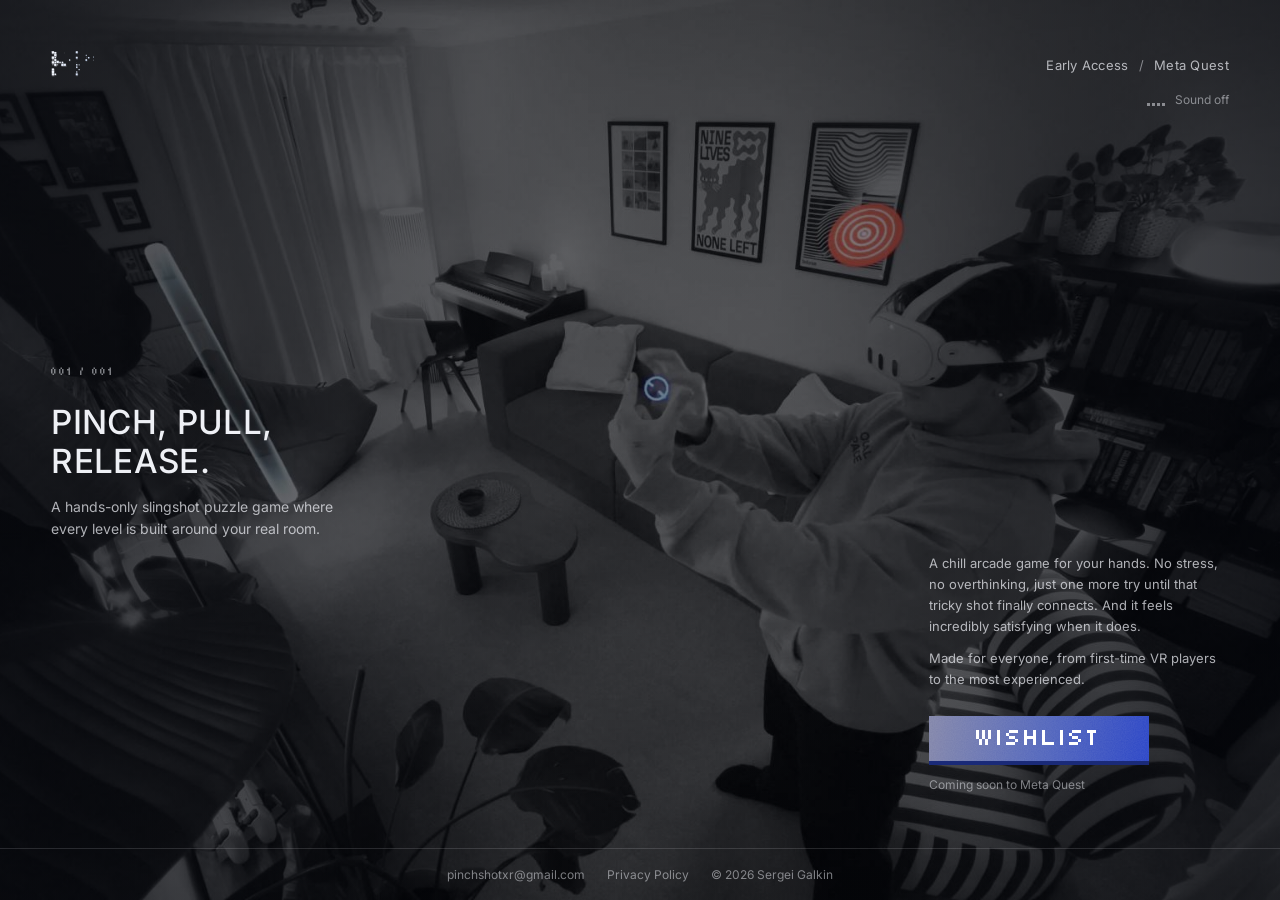
<file: index.html>
<!doctype html>
<html lang="en">
<head>
  <meta charset="utf-8">
  <meta name="viewport" content="width=device-width, initial-scale=1">
  <meta http-equiv="Content-Security-Policy" content="default-src 'self'; script-src 'self' 'sha256-qOhFsq0QMV2REqNwk5hGH5bZE9SkX6gt6yeyKdYPv+U='; style-src 'self'; font-src 'self'; img-src 'self' data:; media-src 'self'; connect-src 'self'; object-src 'none'; base-uri 'none'; form-action 'none'">
  <meta name="referrer" content="strict-origin-when-cross-origin">
  <script>document.documentElement.classList.add("js")</script>
  <title>Pinchshot</title>
  <meta name="description" content="Pinch, pull, release. A hands-only slingshot puzzle game for Meta Quest where every level is built around your real room.">
  <link rel="icon" href="icon.png">
  <link rel="stylesheet" href="style.css?v=7">
  <link rel="preload" href="fonts/tiny5-latin.woff2" as="font" type="font/woff2" crossorigin>
  <meta property="og:title" content="Pinchshot">
  <meta property="og:description" content="Pinch, pull, release. A hands-only slingshot puzzle game for Meta Quest where every level is built around your real room.">
  <meta property="og:image" content="https://sergeyglkn.github.io/pinchshotxr/poster.jpg">
  <script src="logo.js?v=7" defer></script>
  <script src="video.js?v=7" defer></script>
  <script src="sound.js?v=7" defer></script>
  <script src="contact.js?v=7" defer></script>
</head>
<body>
  <div class="bg" aria-hidden="true">
    <video muted loop playsinline preload="none" disablepictureinpicture></video>
    <div class="cover"></div>
  </div>

  <div class="home">
    <header class="h-top">
      <a class="h-logo" href="./" aria-label="Pinchshot home">
        <canvas class="voxel-logo" aria-hidden="true"></canvas>
        <span class="logo-fallback">PINCHSHOT</span>
      </a>
      <div class="h-right">
        <span class="h-label">Early Access <i>/</i> Meta Quest</span>
        <button class="sound" type="button" aria-pressed="false" hidden>
          <span class="bars" aria-hidden="true"><i></i><i></i><i></i><i></i></span>
          <span class="sound-label">Sound off</span>
        </button>
      </div>
    </header>

    <main class="h-grid">
      <h1 class="sr-only">Pinchshot</h1>

      <section class="h-lead">
        <span class="h-index">001 / 001</span>
        <h2 class="h-title">Pinch, pull,<br>release.</h2>
        <p class="h-sub">A hands-only slingshot puzzle game where every level is built around your real room.</p>
      </section>

      <section class="h-side">
        <p>A chill arcade game for your hands. No stress, no overthinking, just one more try until that tricky shot finally connects. And it feels incredibly satisfying when it does.</p>
        <p>Made for everyone, from first-time VR players to the most experienced.</p>
        <a class="play" href="https://www.meta.com/experiences/pinchshot-early-access/1373530925846354/">Wishlist</a>
        <span class="play-note">Coming soon to Meta Quest</span>
      </section>
    </main>

    <footer class="foot">
      <a href="mailto:pinchshotxr@gmail.com?subject=Pinchshot%20support">pinchshotxr@gmail.com</a>
      <a href="privacy.html">Privacy Policy</a>
      <span>© 2026 Sergei Galkin</span>
    </footer>
  </div>
</body>
</html>
</file>
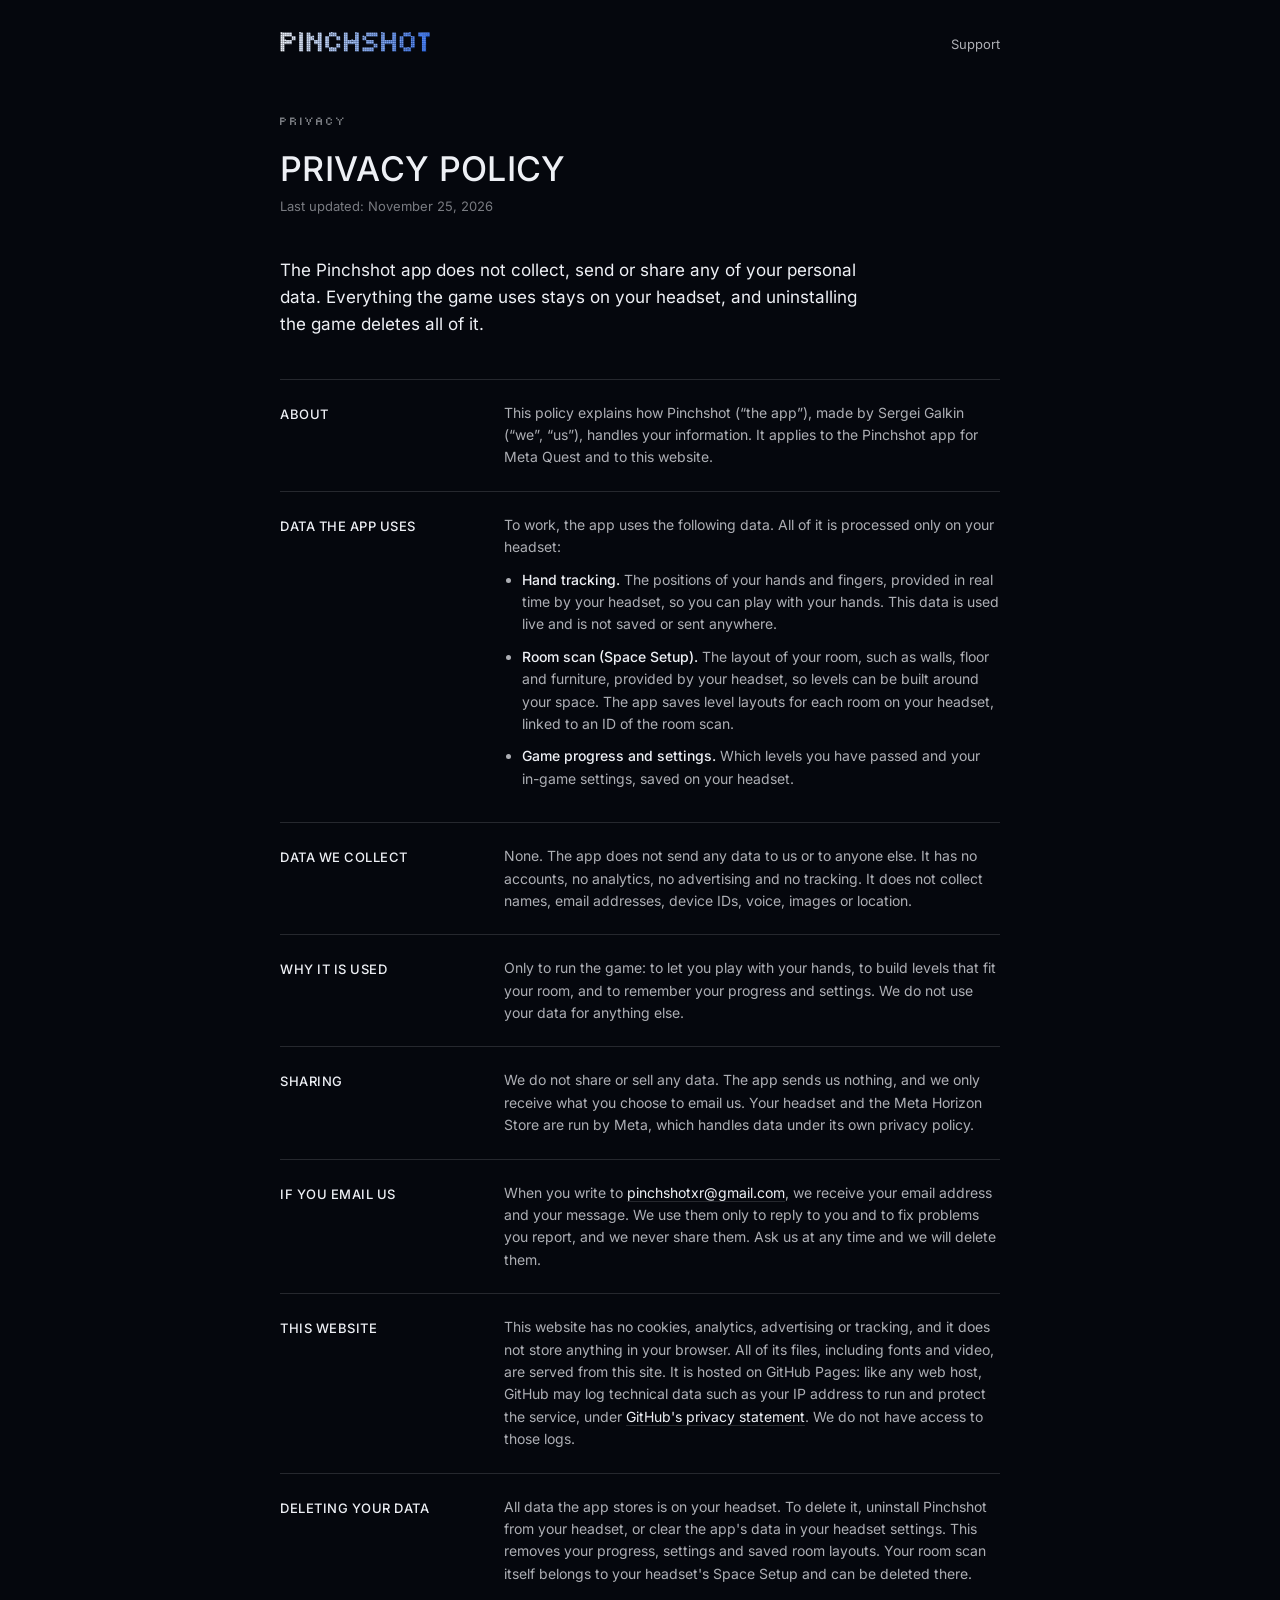
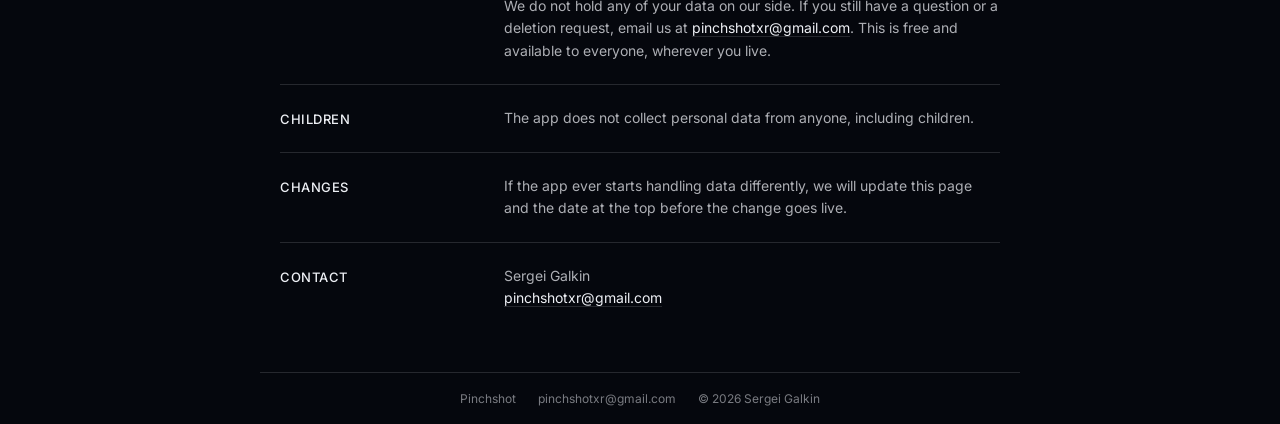
<file: privacy.html>
<!doctype html>
<html lang="en">
<head>
  <meta charset="utf-8">
  <meta name="viewport" content="width=device-width, initial-scale=1">
  <meta http-equiv="Content-Security-Policy" content="default-src 'self'; script-src 'self'; style-src 'self'; font-src 'self'; img-src 'self' data:; object-src 'none'; base-uri 'none'; form-action 'none'">
  <meta name="referrer" content="strict-origin-when-cross-origin">
  <title>Pinchshot Privacy Policy</title>
  <meta name="description" content="Privacy Policy for Pinchshot, a hands-only slingshot puzzle game for Meta Quest.">
  <link rel="icon" href="icon.png">
  <link rel="stylesheet" href="style.css?v=7">
  <script src="logo.js?v=7" defer></script>
  <script src="contact.js?v=7" defer></script>
</head>
<body class="page">
  <header class="bar">
    <a href="./" aria-label="Pinchshot home">
      <canvas class="voxel-logo" data-animate="off" aria-hidden="true"></canvas>
      <span class="logo-fallback">PINCHSHOT</span>
    </a>
    <nav><a href="mailto:pinchshotxr@gmail.com?subject=Pinchshot%20support">Support</a></nav>
  </header>

  <main class="doc">
    <span class="h-index">PRIVACY</span>
    <h1>Privacy Policy</h1>
    <div class="date">Last updated: November 25, 2026</div>

    <p class="lead">The Pinchshot app does not collect, send or share any of your personal data. Everything the game uses stays on your headset, and uninstalling the game deletes all of it.</p>

    <section>
      <h2>About</h2>
      <div><p>This policy explains how Pinchshot (“the app”), made by Sergei Galkin (“we”, “us”), handles your information. It applies to the Pinchshot app for Meta Quest and to this website.</p></div>
    </section>

    <section>
      <h2>Data the app uses</h2>
      <div>
        <p>To work, the app uses the following data. All of it is processed only on your headset:</p>
        <ul>
          <li><strong>Hand tracking.</strong> The positions of your hands and fingers, provided in real time by your headset, so you can play with your hands. This data is used live and is not saved or sent anywhere.</li>
          <li><strong>Room scan (Space Setup).</strong> The layout of your room, such as walls, floor and furniture, provided by your headset, so levels can be built around your space. The app saves level layouts for each room on your headset, linked to an ID of the room scan.</li>
          <li><strong>Game progress and settings.</strong> Which levels you have passed and your in-game settings, saved on your headset.</li>
        </ul>
      </div>
    </section>

    <section>
      <h2>Data we collect</h2>
      <div><p>None. The app does not send any data to us or to anyone else. It has no accounts, no analytics, no advertising and no tracking. It does not collect names, email addresses, device IDs, voice, images or location.</p></div>
    </section>

    <section>
      <h2>Why it is used</h2>
      <div><p>Only to run the game: to let you play with your hands, to build levels that fit your room, and to remember your progress and settings. We do not use your data for anything else.</p></div>
    </section>

    <section>
      <h2>Sharing</h2>
      <div><p>We do not share or sell any data. The app sends us nothing, and we only receive what you choose to email us. Your headset and the Meta Horizon Store are run by Meta, which handles data under its own privacy policy.</p></div>
    </section>

    <section>
      <h2>If you email us</h2>
      <div><p>When you write to <a href="mailto:pinchshotxr@gmail.com?subject=Pinchshot%20support">pinchshotxr@gmail.com</a>, we receive your email address and your message. We use them only to reply to you and to fix problems you report, and we never share them. Ask us at any time and we will delete them.</p></div>
    </section>

    <section>
      <h2>This website</h2>
      <div><p>This website has no cookies, analytics, advertising or tracking, and it does not store anything in your browser. All of its files, including fonts and video, are served from this site. It is hosted on GitHub Pages: like any web host, GitHub may log technical data such as your IP address to run and protect the service, under <a href="https://docs.github.com/site-policy/privacy-policies/github-general-privacy-statement">GitHub's privacy statement</a>. We do not have access to those logs.</p></div>
    </section>

    <section>
      <h2>Deleting your data</h2>
      <div>
        <p>All data the app stores is on your headset. To delete it, uninstall Pinchshot from your headset, or clear the app's data in your headset settings. This removes your progress, settings and saved room layouts. Your room scan itself belongs to your headset's Space Setup and can be deleted there.</p>
        <p>We do not hold any of your data on our side. If you still have a question or a deletion request, email us at <a href="mailto:pinchshotxr@gmail.com?subject=Pinchshot%20support">pinchshotxr@gmail.com</a>. This is free and available to everyone, wherever you live.</p>
      </div>
    </section>

    <section>
      <h2>Children</h2>
      <div><p>The app does not collect personal data from anyone, including children.</p></div>
    </section>

    <section>
      <h2>Changes</h2>
      <div><p>If the app ever starts handling data differently, we will update this page and the date at the top before the change goes live.</p></div>
    </section>

    <section>
      <h2>Contact</h2>
      <div><p>Sergei Galkin<br><a href="mailto:pinchshotxr@gmail.com?subject=Pinchshot%20support">pinchshotxr@gmail.com</a></p></div>
    </section>
  </main>

  <footer class="foot">
    <a href="./">Pinchshot</a>
    <a href="mailto:pinchshotxr@gmail.com?subject=Pinchshot%20support">pinchshotxr@gmail.com</a>
    <span>© 2026 Sergei Galkin</span>
  </footer>
</body>
</html>
</file>
<file: style.css>
/* Fonts are hosted on this site (no Google requests). Both: SIL Open Font License 1.1. */
@font-face {
  font-family: "Inter"; font-style: normal; font-weight: 400 600; font-display: swap;
  src: url("fonts/inter-latin.woff2") format("woff2");
  unicode-range: U+0000-00FF, U+0131, U+0152-0153, U+02BB-02BC, U+02C6, U+02DA, U+02DC, U+0304, U+0308, U+0329, U+2000-206F, U+20AC, U+2122, U+2191, U+2193, U+2212, U+2215, U+FEFF, U+FFFD;
}
@font-face {
  font-family: "Tiny5"; font-style: normal; font-weight: 400; font-display: swap;
  src: url("fonts/tiny5-latin.woff2") format("woff2");
  unicode-range: U+0000-00FF, U+0131, U+0152-0153, U+02BB-02BC, U+02C6, U+02DA, U+02DC, U+0304, U+0308, U+0329, U+2000-206F, U+20AC, U+2122, U+2191, U+2193, U+2212, U+2215, U+FEFF, U+FFFD;
}

:root {
  --black: #05070d;
  --text: #eef0f5;
  --soft: rgba(238, 240, 245, 0.72);
  --muted: rgba(238, 240, 245, 0.5);
  --line: rgba(238, 240, 245, 0.14);
  --blue-light: #8caff0;
  --btn-a: #8386a9;
  --btn-b: #5467bb;
  --btn-c: #2944c6;
  --btn-side: #1a2a78;
  --radius: 3px;
  --pad: clamp(20px, 4vw, 56px);
}

* { box-sizing: border-box; }
html, body { margin: 0; height: 100%; }

body {
  background: var(--black);
  color: var(--text);
  font-family: "Inter", system-ui, -apple-system, "Segoe UI", Roboto, sans-serif;
  font-size: 15px;
  line-height: 1.6;
  -webkit-font-smoothing: antialiased;
}

a { color: var(--text); text-decoration: none; }

.sr-only { position: absolute; width: 1px; height: 1px; overflow: hidden; clip: rect(0 0 0 0); white-space: nowrap; }

/* ---------- Logo ---------- */
canvas.voxel-logo { display: block; height: auto; opacity: 0; transition: opacity 0.3s; }
canvas.voxel-logo.ready { opacity: 1; }
.logo-fallback { display: none; font-family: "Tiny5", monospace; font-size: 24px; letter-spacing: 3px; line-height: 1; color: var(--text); }
.no-voxel canvas.voxel-logo { display: none; }
.no-voxel .logo-fallback { display: block; }

/* ---------- Home: one screen over the video ---------- */
.home { min-height: 100svh; display: flex; flex-direction: column; }

/* Background layers, bottom to top: poster (::before), video, black cover, dark overlay (::after).
   The video itself is never faded: a video with opacity < 1 is drawn through a different
   colour path than a fully opaque one, which made the end of the fade "snap". Instead the
   black cover fades away (.revealed). The poster is only a fallback for a slow or failed video.
   Without JS there is no cover and the poster simply shows. */
.bg { position: fixed; inset: 0; z-index: -2; background: var(--black); }
.bg::before { content: ""; position: absolute; inset: 0; background: url("poster.jpg") 62% center / cover no-repeat; }
.js .bg::before { visibility: hidden; }
.js .bg.poster::before { visibility: visible; }
.js .bg.poster video { opacity: 0; } /* not visibility:hidden, which can stop playback */
.bg video { position: absolute; inset: 0; width: 100%; height: 100%; object-fit: cover; object-position: 62% center; display: block; }
.bg .cover { display: none; position: absolute; inset: 0; background: var(--black); opacity: 1; pointer-events: none; transition: opacity 1.6s cubic-bezier(0.33, 0, 0.2, 1); }
.js .bg .cover { display: block; }
.bg.revealed .cover { opacity: 0; }
.bg.dip .cover { opacity: 1; transition-duration: 0.45s; }
@media (max-width: 960px) { .bg::before { background-image: url("poster-960.jpg"); } }
@media (prefers-reduced-motion: reduce) { .bg .cover { transition-duration: 0.01s; } }
.bg::after {
  content: ""; position: absolute; inset: 0;
  background:
    linear-gradient(90deg, rgba(5, 7, 13, 0.62) 0%, rgba(5, 7, 13, 0.25) 45%, rgba(5, 7, 13, 0.25) 60%, rgba(5, 7, 13, 0.6) 100%),
    linear-gradient(rgba(5, 7, 13, 0.3), rgba(5, 7, 13, 0.3));
}

.h-top { display: flex; align-items: flex-start; justify-content: space-between; gap: 20px; padding: var(--pad) var(--pad) 0; }
.h-logo canvas.voxel-logo { width: clamp(150px, 15vw, 220px); }
.h-right { display: flex; flex-direction: column; align-items: flex-end; gap: 14px; }
.h-label { font-size: 13px; color: var(--soft); letter-spacing: 0.02em; padding-top: 4px; }

/* Sound toggle: four little blocks, like a pixel equaliser. */
.sound { display: inline-flex; align-items: center; gap: 10px; padding: 0; background: none; border: 0; color: var(--muted); font: inherit; font-size: 12px; cursor: pointer; }
.sound:hover, .sound.on { color: var(--text); }
.sound:focus-visible { outline: 1px solid var(--text); outline-offset: 4px; }
.sound .bars { display: inline-flex; align-items: flex-end; gap: 2px; height: 12px; }
.sound .bars i { display: block; width: 3px; height: 3px; background: currentColor; }
.sound.on .bars i { background: var(--blue-light); animation: eq 1.4s ease-in-out infinite; }
.sound.on .bars i:nth-child(2) { animation-delay: -0.5s; }
.sound.on .bars i:nth-child(3) { animation-delay: -0.9s; }
.sound.on .bars i:nth-child(4) { animation-delay: -0.2s; }
@keyframes eq { 0%, 100% { height: 3px; } 50% { height: 12px; } }
@media (prefers-reduced-motion: reduce) { .sound.on .bars i { animation: none; height: 8px; } }
.h-label i { font-style: normal; color: var(--muted); margin: 0 6px; }

.h-grid {
  flex: 1;
  display: grid;
  grid-template-columns: minmax(0, 1fr) minmax(0, 300px);
  align-items: end;
  gap: 40px;
  padding: 0 var(--pad) clamp(28px, 6vh, 64px);
}

.h-lead { align-self: center; max-width: 380px; }
.h-index { display: block; font-family: "Tiny5", monospace; font-size: 12px; letter-spacing: 2px; color: var(--muted); margin-bottom: 22px; }
.h-title { font-weight: 500; font-size: clamp(26px, 2.6vw, 34px); line-height: 1.15; letter-spacing: 0.01em; text-transform: uppercase; margin: 0 0 16px; }
.h-sub { color: var(--soft); font-size: 14px; max-width: 290px; margin: 0; }

.h-side { font-size: 13px; color: var(--soft); }
.h-side p { margin: 0 0 12px; }

/* Primary button = the in-game PLAY button, at a quieter size. */
.play {
  display: flex; align-items: center; justify-content: center;
  margin-top: 26px; width: 220px; aspect-ratio: 4.93 / 1;
  border-radius: 0;
  background:
    url("data:image/svg+xml;utf8,<svg xmlns='http://www.w3.org/2000/svg' width='160' height='160'><filter id='n'><feTurbulence type='fractalNoise' baseFrequency='0.9' numOctaves='2' stitchTiles='stitch'/><feColorMatrix values='0 0 0 0 1  0 0 0 0 1  0 0 0 0 1  0 0 0 0.09 0'/></filter><rect width='100%' height='100%' filter='url(%23n)'/></svg>"),
    linear-gradient(100deg, var(--btn-a) 0%, var(--btn-b) 50%, var(--btn-c) 100%);
  color: #fff; font-family: "Tiny5", monospace; font-size: 24px; letter-spacing: 3px; text-transform: uppercase;
  box-shadow: 0 4px 0 var(--btn-side);
  transition: transform 0.08s ease, box-shadow 0.08s ease, filter 0.15s ease;
}
.play:hover { filter: brightness(1.1); }
.play:active { transform: translateY(3px); box-shadow: 0 1px 0 var(--btn-side); }
.play:focus-visible { outline: 1px solid var(--text); outline-offset: 5px; }
.play-note { display: block; margin-top: 14px; font-size: 12px; color: var(--muted); }

.foot { display: flex; justify-content: center; flex-wrap: wrap; gap: 6px 22px; padding: 16px; border-top: 1px solid var(--line); font-size: 12px; color: var(--muted); }
.foot a { color: var(--muted); }
.foot a:hover { color: var(--text); }

/* Small note shown after an email link copies the address. */
.copy-note {
  position: fixed; left: 50%; bottom: 64px; z-index: 10;
  transform: translate(-50%, 8px); opacity: 0; pointer-events: none;
  padding: 10px 16px; border-radius: var(--radius);
  background: rgba(18, 20, 28, 0.92); border: 1px solid var(--line);
  color: var(--text); font-size: 13px; white-space: nowrap;
  transition: opacity 0.2s ease, transform 0.2s ease;
}
.copy-note.show { opacity: 1; transform: translate(-50%, 0); }

/* ---------- Privacy page ---------- */
.page { min-height: 100svh; background: var(--black); }
.bar { max-width: 760px; margin: 0 auto; padding: 32px 20px 0; display: flex; align-items: flex-start; justify-content: space-between; gap: 16px; }
.bar canvas.voxel-logo { width: 150px; }
.bar nav a { color: var(--soft); font-size: 13px; }
.bar nav a:hover { color: var(--text); }

.doc { max-width: 760px; margin: 0 auto; padding: 56px 20px 40px; }
.doc .h-index { margin-bottom: 18px; }
.doc h1 { font-weight: 500; font-size: clamp(26px, 4vw, 34px); line-height: 1.15; text-transform: uppercase; letter-spacing: 0.01em; margin: 0 0 8px; }
.doc .date { color: var(--muted); font-size: 13px; margin-bottom: 40px; }
.doc .lead { font-size: 17px; color: var(--text); max-width: 600px; margin: 0 0 40px; }
.doc section { display: grid; grid-template-columns: 200px minmax(0, 1fr); gap: 24px; padding: 22px 0; border-top: 1px solid var(--line); }
.doc h2 { font-weight: 500; font-size: 13px; letter-spacing: 0.04em; text-transform: uppercase; color: var(--text); margin: 2px 0 0; }
.doc p, .doc li { color: var(--soft); font-size: 14px; margin: 0 0 10px; }
.doc p:last-child, .doc ul:last-child { margin-bottom: 0; }
.doc ul { padding-left: 18px; margin: 0 0 10px; }
.doc strong { color: var(--text); font-weight: 500; }
.doc a { border-bottom: 1px solid var(--line); }
.doc a:hover { border-color: var(--text); }
.page .foot { max-width: 760px; margin: 0 auto; }

/* ---------- Phones ---------- */
@media (max-width: 720px) {
  .h-grid { grid-template-columns: 1fr; align-items: start; gap: 32px; padding-top: 18vh; }
  .h-lead { align-self: start; }
  .h-label { font-size: 11px; white-space: nowrap; padding-top: 2px; }
  .h-logo canvas.voxel-logo { width: 128px; }
  .bg::after { background: linear-gradient(rgba(5, 7, 13, 0.55), rgba(5, 7, 13, 0.55)); }
  .doc section { grid-template-columns: 1fr; gap: 8px; }
}
</file>
